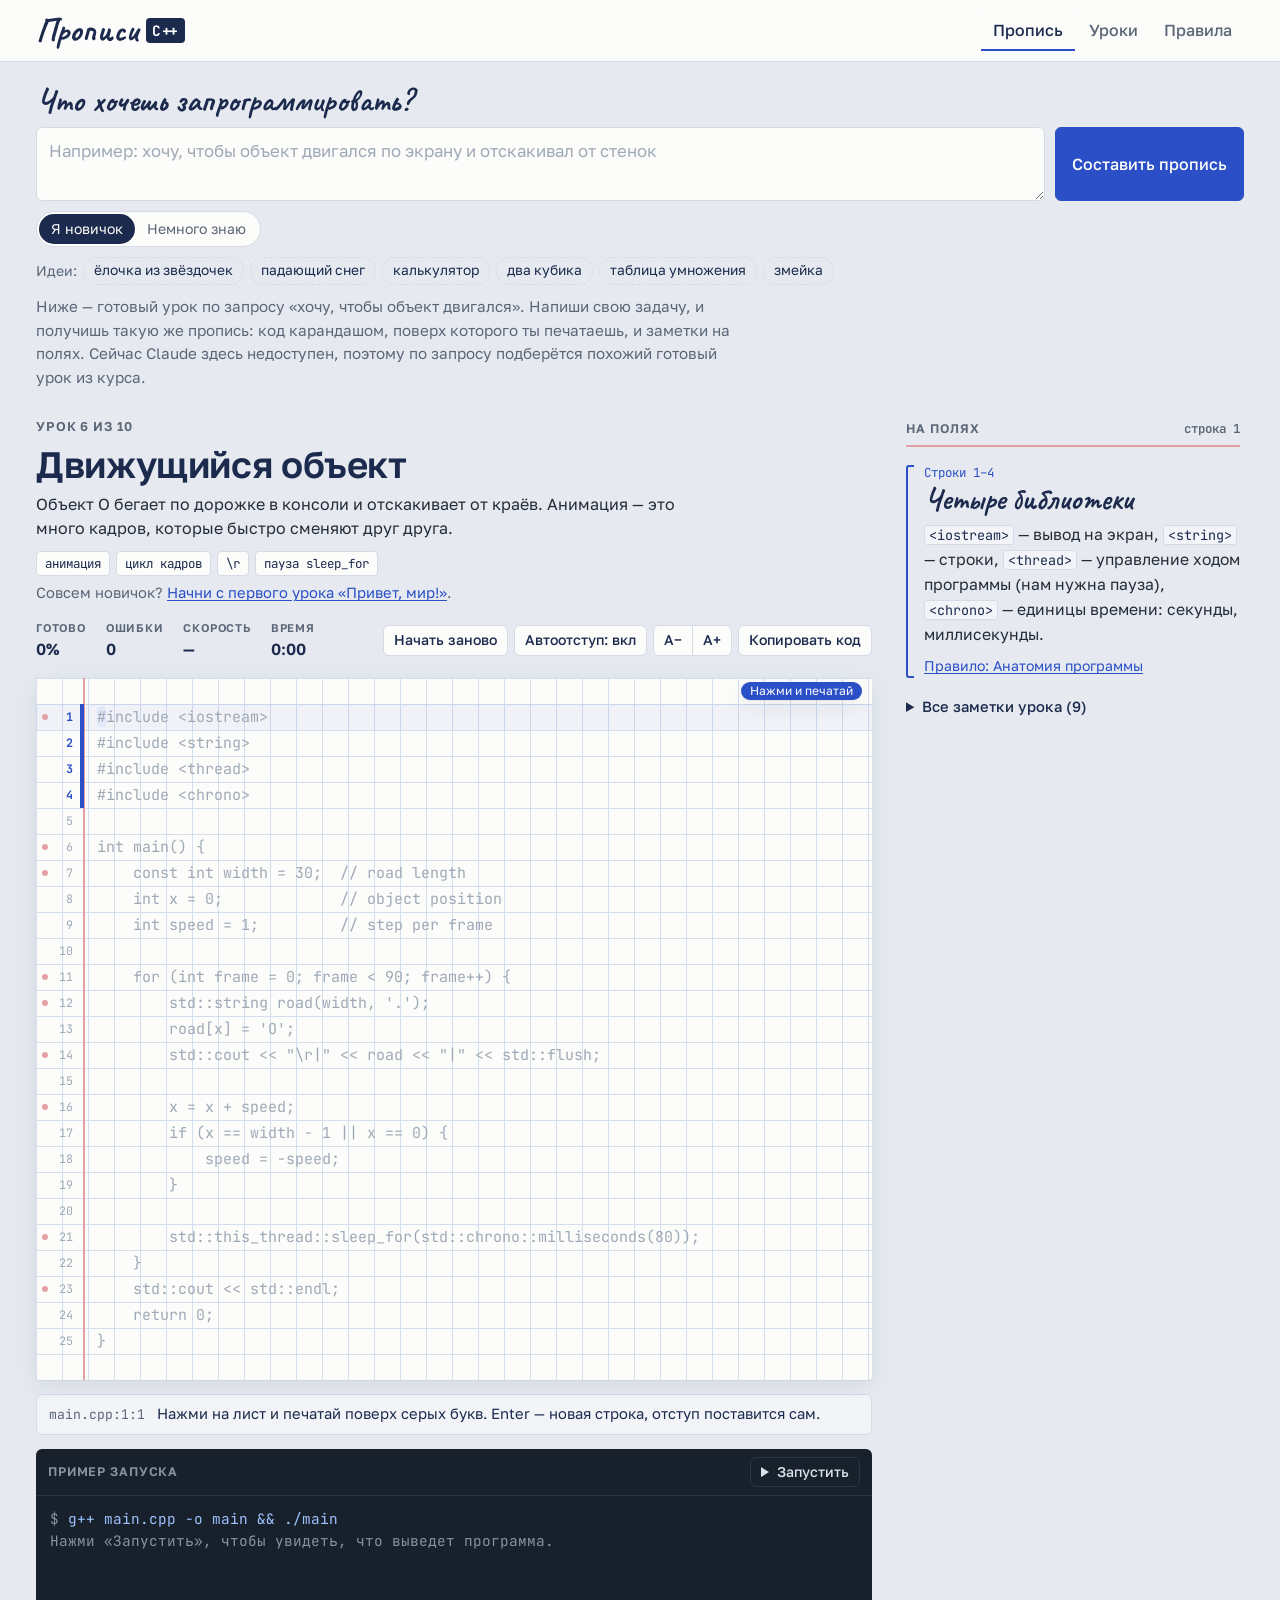
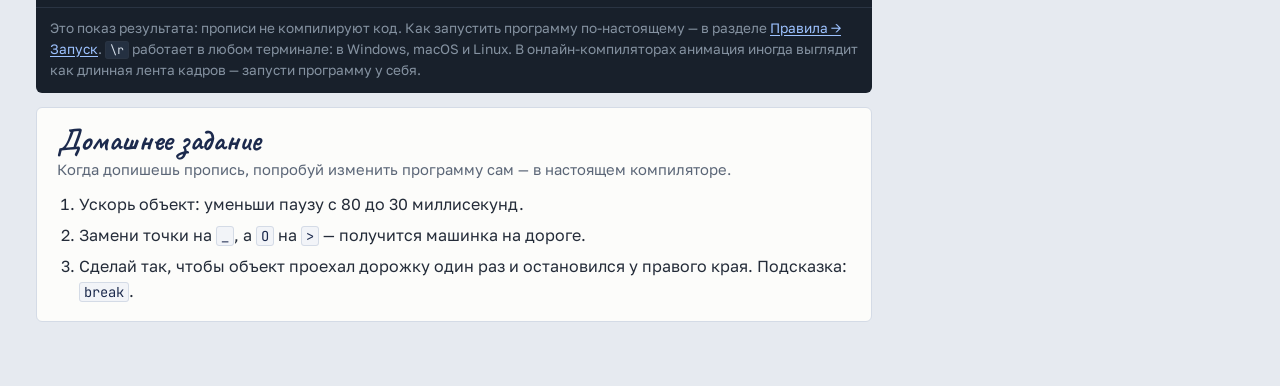
<file: propisi-cpp/index.html>
<!doctype html>
<html lang="ru">
<head>
<meta charset="utf-8">
<meta name="viewport" content="width=device-width, initial-scale=1, viewport-fit=cover">
<title>Прописи C++</title>
<meta name="description" content="Тренажёр C++: опиши, что хочешь запрограммировать, и печатай код поверх полупрозрачного образца с заметками на полях.">
<link rel="preconnect" href="https://fonts.googleapis.com">
<link rel="preconnect" href="https://fonts.gstatic.com" crossorigin>
<link rel="stylesheet" href="https://fonts.googleapis.com/css2?family=Caveat:wght@500;700&family=Golos+Text:wght@400;500;600;700&family=JetBrains+Mono:wght@400;500;700&display=swap">
<link rel="stylesheet" href="src/style.css">
</head>
<body>
<div id="app"></div>
<script src="src/lessons.js"></script>
<script src="src/rules.js"></script>
<script src="src/app.js"></script>
</body>
</html>
</file>
<file: propisi-cpp/src/style.css>
/* Прописи C++.
   Layout: a squared-notebook page (the code) on a desk with margin notes beside it;
   the dark theme turns the page into a school chalkboard.
   Ink is typed text, pencil is the ghost to trace over, the red pen marks mistakes and grades. */
:root {
  --desk: #e6eaf0;
  --paper: #fcfcfa;
  --paper-2: #f2f4f8;
  --rule: #d4dbe6;
  --grid: #d4dfed;
  --margin-line: #e5a0a6;
  --ink: #1c2a4d;
  --fg: #242c39;
  --muted: #5b6677;
  --pencil: #9fa9b6;
  --accent: #2a4fc6;
  --accent-ink: #ffffff;
  --accent-soft: #e2e8fa;
  --red-pen: #c62d28;
  --red-soft: #fbe3e0;
  --green-pen: #2a7046;
  --green-soft: #e0f1e6;
  --line-hl: rgba(42, 79, 198, 0.055);
  --note-hl: rgba(42, 79, 198, 0.22);
  --caret: #2a4fc6;
  --scrim: rgba(20, 27, 45, 0.45);
  --shadow: 0 1px 1px rgba(28, 42, 77, 0.06), 0 6px 22px rgba(28, 42, 77, 0.08);
  --term-bg: #18202b;
  --term-fg: #d9e2ec;
  --term-dim: #8592a1;
  --term-in: #f3c969;
  --term-cmd: #9dc2ff;
  --term-line: #2a3443;
  --term-code: #243041;
  --syn-id: #1c2a4d;
  --syn-kw: #7b2aae;
  --syn-type: #1c62b6;
  --syn-str: #2a7046;
  --syn-esc: #b4541a;
  --syn-num: #b4541a;
  --syn-com: #737e8f;
  --syn-pre: #a0318b;
  --syn-fn: #183f96;
  --syn-lib: #0d6875;
  --syn-ns: #5b6677;
  --syn-op: #475270;

  --f-hand: "Caveat", "Segoe Print", "Bradley Hand", "Comic Sans MS", cursive;
  --f-text: "Golos Text", system-ui, -apple-system, "Segoe UI", Roboto, "Helvetica Neue", Arial, sans-serif;
  --f-code: "JetBrains Mono", ui-monospace, "Cascadia Mono", "SFMono-Regular", Menlo, Consolas, "DejaVu Sans Mono", monospace;
  --code-size: 15px;
  --cell: 26px;
  --radius: 6px;
}

@media (prefers-color-scheme: dark) {
  :root:not([data-theme="light"]) {
    --desk: #111714;
    --paper: #1d2722;
    --paper-2: #232e29;
    --rule: #34423b;
    --grid: #27342e;
    --margin-line: #74484c;
    --ink: #eef1ea;
    --fg: #dbe3dc;
    --muted: #9caba2;
    --pencil: #6a7d73;
    --accent: #ebd27a;
    --accent-ink: #1d2722;
    --accent-soft: #383c2b;
    --red-pen: #ff8b82;
    --red-soft: #47292a;
    --green-pen: #93d3a6;
    --green-soft: #213a2c;
    --line-hl: rgba(235, 210, 122, 0.06);
    --note-hl: rgba(235, 210, 122, 0.3);
    --caret: #ebd27a;
    --scrim: rgba(0, 0, 0, 0.6);
    --shadow: 0 1px 1px rgba(0, 0, 0, 0.3), 0 8px 26px rgba(0, 0, 0, 0.35);
    --term-bg: #0c110f;
    --term-fg: #d6e0d9;
    --term-dim: #788a80;
    --term-in: #ebd27a;
    --term-cmd: #9fd3c7;
    --term-line: #222c27;
    --term-code: #1c2621;
    --syn-id: #eef1ea;
    --syn-kw: #f2d27e;
    --syn-type: #8ec5ef;
    --syn-str: #a6ddb0;
    --syn-esc: #f4a98a;
    --syn-num: #f4a98a;
    --syn-com: #7f9288;
    --syn-pre: #d9a9ee;
    --syn-fn: #c4e3fa;
    --syn-lib: #8ed9d2;
    --syn-ns: #a9b7ae;
    --syn-op: #b9c6be;
    color-scheme: dark;
  }
}
:root[data-theme="dark"] {
  --desk: #111714;
  --paper: #1d2722;
  --paper-2: #232e29;
  --rule: #34423b;
  --grid: #27342e;
  --margin-line: #74484c;
  --ink: #eef1ea;
  --fg: #dbe3dc;
  --muted: #9caba2;
  --pencil: #6a7d73;
  --accent: #ebd27a;
  --accent-ink: #1d2722;
  --accent-soft: #383c2b;
  --red-pen: #ff8b82;
  --red-soft: #47292a;
  --green-pen: #93d3a6;
  --green-soft: #213a2c;
  --line-hl: rgba(235, 210, 122, 0.06);
  --note-hl: rgba(235, 210, 122, 0.3);
  --caret: #ebd27a;
  --scrim: rgba(0, 0, 0, 0.6);
  --shadow: 0 1px 1px rgba(0, 0, 0, 0.3), 0 8px 26px rgba(0, 0, 0, 0.35);
  --term-bg: #0c110f;
  --term-fg: #d6e0d9;
  --term-dim: #788a80;
  --term-in: #ebd27a;
  --term-cmd: #9fd3c7;
  --term-line: #222c27;
  --term-code: #1c2621;
  --syn-id: #eef1ea;
  --syn-kw: #f2d27e;
  --syn-type: #8ec5ef;
  --syn-str: #a6ddb0;
  --syn-esc: #f4a98a;
  --syn-num: #f4a98a;
  --syn-com: #7f9288;
  --syn-pre: #d9a9ee;
  --syn-fn: #c4e3fa;
  --syn-lib: #8ed9d2;
  --syn-ns: #a9b7ae;
  --syn-op: #b9c6be;
  color-scheme: dark;
}

/* ------------------------------------------------------------------ base */

*, *::before, *::after { box-sizing: border-box; }
html { -webkit-text-size-adjust: 100%; }
body {
  margin: 0;
  background: var(--desk);
  color: var(--fg);
  font-family: var(--f-text);
  font-size: 16px;
  line-height: 1.55;
}
[hidden] { display: none !important; }
a { color: var(--accent); text-underline-offset: 2px; }
h1, h2, h3 { font-weight: 600; }
p { margin: 0 0 10px; }
button { font: inherit; }

a:focus-visible, button:focus-visible, textarea:focus-visible, input:focus-visible, summary:focus-visible {
  outline: 2px solid var(--accent);
  outline-offset: 2px;
}

/* ------------------------------------------------------------------ header */

.top { background: var(--paper); border-bottom: 1px solid var(--rule); }
.top-in {
  max-width: 1240px;
  margin: 0 auto;
  padding-block: 10px;
  padding-left: max(16px, env(safe-area-inset-left, 0px));
  padding-right: max(16px, env(safe-area-inset-right, 0px));
  display: flex;
  flex-wrap: wrap;
  align-items: center;
  justify-content: space-between;
  gap: 6px 24px;
}
.brand { display: inline-flex; align-items: center; gap: 8px; color: var(--ink); text-decoration: none; }
.brand-word { font-family: var(--f-hand); font-size: 2.1rem; font-weight: 700; line-height: 1; }
.brand-cpp {
  font-family: var(--f-code);
  font-weight: 700;
  font-size: 0.9rem;
  color: var(--paper);
  background: var(--ink);
  padding: 2px 6px 1px;
  border-radius: 4px;
}
.tabs { display: flex; gap: 2px; }
.tab {
  padding: 8px 12px;
  color: var(--muted);
  text-decoration: none;
  font-weight: 500;
  border-radius: 6px 6px 0 0;
}
.tab:hover { color: var(--ink); background: var(--paper-2); }
.tab.on { color: var(--ink); box-shadow: inset 0 -2px 0 var(--accent); }
.tab-badge { font-size: 0.75rem; color: var(--accent); font-variant-numeric: tabular-nums; }

.wrap {
  max-width: 1240px;
  margin: 0 auto;
  padding-block: 22px 64px;
  padding-left: max(16px, env(safe-area-inset-left, 0px));
  padding-right: max(16px, env(safe-area-inset-right, 0px));
}

/* ------------------------------------------------------------------ buttons, chips */

.btn {
  border: 1px solid transparent;
  border-radius: var(--radius);
  padding: 10px 16px;
  font-weight: 500;
  line-height: 1.2;
  cursor: pointer;
}
.btn-small {
  padding: 6px 10px;
  font-size: 0.88rem;
  background: var(--paper);
  color: var(--ink);
  border-color: var(--rule);
}
.btn-small:hover:not(:disabled) { border-color: var(--accent); color: var(--accent); }
.btn-small:disabled { opacity: 0.45; cursor: default; }
.btn-line { background: transparent; color: var(--ink); border-color: var(--rule); }
.btn-line:hover { border-color: var(--ink); }
.btn-ink { background: var(--accent); color: var(--accent-ink); border-color: var(--accent); }
.btn-ink:hover:not(:disabled) { filter: brightness(1.08); color: var(--accent-ink); }
.btn-ink:disabled { opacity: 0.55; cursor: progress; }
.btn[aria-pressed="false"] { color: var(--muted); }
.zoom { display: inline-flex; }
.zoom .btn:first-child { border-radius: var(--radius) 0 0 var(--radius); }
.zoom .btn:last-child { border-radius: 0 var(--radius) var(--radius) 0; margin-left: -1px; }

.chip {
  border: 1px dashed var(--rule);
  background: transparent;
  color: var(--ink);
  padding: 4px 10px;
  border-radius: 999px;
  font-size: 0.86rem;
  line-height: 1.3;
  cursor: pointer;
}
.chip:hover { border-color: var(--accent); color: var(--accent); }
.linkbtn {
  background: none;
  border: 0;
  padding: 0;
  color: var(--accent);
  font-size: 0.88rem;
  text-decoration: underline;
  text-underline-offset: 2px;
  cursor: pointer;
}

.ic {
  font-family: var(--f-code);
  font-size: 0.86em;
  background: var(--paper-2);
  border: 1px solid var(--rule);
  border-radius: 3px;
  padding: 0 4px;
  color: var(--ink);
  overflow-wrap: anywhere;
  font-variant-ligatures: none;
}

/* ------------------------------------------------------------------ request */

.request { display: grid; gap: 10px; margin-bottom: 28px; }
.req-q { font-family: var(--f-hand); font-size: 2rem; font-weight: 700; line-height: 1.05; color: var(--ink); }
.req-row { display: flex; flex-wrap: wrap; gap: 10px; align-items: stretch; }
#req {
  flex: 1 1 320px;
  min-width: 0;
  min-height: 3.3em;
  resize: vertical;
  font: inherit;
  font-size: 1.05rem;
  color: var(--ink);
  background: var(--paper);
  border: 1px solid var(--rule);
  border-radius: var(--radius);
  padding: 10px 12px;
}
#req::placeholder { color: var(--pencil); }
.req-actions { display: flex; gap: 8px; }
.req-meta { display: flex; flex-wrap: wrap; gap: 10px 18px; align-items: center; }
.seg { display: inline-flex; padding: 2px; border: 1px solid var(--rule); border-radius: 999px; background: var(--paper); }
.seg button {
  border: 0;
  background: transparent;
  color: var(--muted);
  padding: 4px 12px;
  border-radius: 999px;
  font-size: 0.88rem;
  cursor: pointer;
}
.seg button.on { background: var(--ink); color: var(--paper); }
.model-pick { display: flex; flex-wrap: wrap; align-items: center; gap: 6px 8px; }
.model-label { color: var(--muted); font-size: 0.88rem; }
.model-seg { display: flex; flex-wrap: wrap; gap: 4px; }
.model-seg button {
  border: 1px solid var(--rule);
  background: var(--paper);
  color: var(--ink);
  padding: 4px 11px;
  border-radius: 999px;
  font-size: 0.86rem;
  line-height: 1.3;
  cursor: pointer;
}
.model-seg button:hover:not(:disabled) { border-color: var(--accent); color: var(--accent); }
.model-seg button.on, .model-seg button.on:hover { background: var(--ink); border-color: var(--ink); color: var(--paper); }
.model-seg button:disabled { opacity: 0.45; cursor: not-allowed; }
.model-note { margin: 0; max-width: 78ch; color: var(--muted); font-size: 0.88rem; }
.ideas { display: flex; flex-wrap: wrap; gap: 6px; align-items: center; }
.ideas-label { color: var(--muted); font-size: 0.88rem; }
.req-status { margin: 0; min-height: 1.5em; max-width: 78ch; color: var(--muted); font-size: 0.95rem; }
.req-status.busy { color: var(--accent); font-variant-numeric: tabular-nums; }
.req-status.warn { color: var(--red-pen); }

/* ------------------------------------------------------------------ lesson layout */

.lesson { display: flex; align-items: flex-start; gap: 32px; }
.lmain { flex: 1 1 auto; min-width: 0; display: flex; flex-direction: column; gap: 14px; }
.margin {
  flex: 0 0 340px;
  position: sticky;
  top: 16px;
  max-height: calc(100vh - 32px);
  overflow: auto;
  display: flex;
  flex-direction: column;
  gap: 14px;
  padding: 2px 4px 2px 2px;
}

.lhead { display: grid; gap: 6px; }
.lhead p { margin: 0; }
.lkicker { font-size: 0.8rem; font-weight: 600; letter-spacing: 0.07em; text-transform: uppercase; color: var(--muted); }
.ltitle {
  margin: 0;
  font-size: clamp(1.6rem, 1.15rem + 1.6vw, 2.3rem);
  line-height: 1.15;
  letter-spacing: -0.01em;
  color: var(--ink);
  text-wrap: balance;
}
.lsum { max-width: 68ch; }
.lreq { color: var(--muted); font-size: 0.92rem; }
.lreq-label { font-weight: 600; }
.lconcepts { list-style: none; margin: 4px 0 0; padding: 0; display: flex; flex-wrap: wrap; gap: 6px; }
.lconcepts li {
  font-family: var(--f-code);
  font-size: 0.78rem;
  color: var(--ink);
  background: var(--paper);
  border: 1px solid var(--rule);
  border-radius: 4px;
  padding: 2px 8px;
}
.lstart { color: var(--muted); font-size: 0.92rem; }

.ltools { display: flex; flex-wrap: wrap; justify-content: space-between; align-items: center; gap: 10px 16px; }
.stats { display: flex; flex-wrap: wrap; gap: 6px 20px; margin: 0; }
.stats div, .done-stats div { display: grid; }
.stats dt, .done-stats dt { font-size: 0.7rem; font-weight: 600; letter-spacing: 0.07em; text-transform: uppercase; color: var(--muted); }
.stats dd, .done-stats dd { margin: 0; font-weight: 600; color: var(--ink); font-variant-numeric: tabular-nums; }
.tool-btns { display: flex; flex-wrap: wrap; gap: 6px; }

/* ------------------------------------------------------------------ the sheet */

.sheet-wrap { position: relative; }
.progress { height: 3px; border-radius: 2px 2px 0 0; overflow: hidden; }
.progress span { display: block; height: 100%; width: 0; background: var(--accent); transition: width 0.2s ease; }

.sheet {
  --gutter: calc(var(--code-size) * 3.1);
  position: relative;
  min-height: calc(var(--cell) * 8);
  padding-block: var(--cell);
  background-color: var(--paper);
  background-image:
    linear-gradient(to bottom, var(--grid) 1px, transparent 1px),
    linear-gradient(to right, var(--grid) 1px, transparent 1px);
  background-size: var(--cell) var(--cell);
  border-radius: 0 0 3px 3px;
  box-shadow: var(--shadow);
  font-family: var(--f-code);
  font-size: var(--code-size);
  line-height: var(--cell);
  font-variant-ligatures: none;
  font-feature-settings: "liga" 0, "calt" 0;
  cursor: text;
  overflow: hidden;
  transition: box-shadow 0.15s ease;
}
.sheet::before {
  content: "";
  position: absolute;
  top: 0;
  bottom: 0;
  left: var(--gutter);
  width: 2px;
  background: var(--margin-line);
}
.sheet.focus { box-shadow: var(--shadow), 0 0 0 2px var(--accent); }

.code { position: relative; }
.ln { display: flex; min-height: var(--cell); }
.ln.on { background: var(--line-hl); }
.ln.flash { background: var(--note-hl); transition: background 0.4s ease; }
.gn {
  flex: 0 0 var(--gutter);
  position: relative;
  padding-right: 10px;
  text-align: right;
  color: var(--pencil);
  font-size: 0.78em;
  font-variant-numeric: tabular-nums;
  user-select: none;
}
.ln.inote .gn { color: var(--accent); font-weight: 700; }
.ln.inote .gn::after {
  content: "";
  position: absolute;
  right: -1px;
  top: 0;
  bottom: 0;
  width: 4px;
  background: var(--accent);
}
.ln.nstart .gn::before {
  content: "";
  position: absolute;
  left: 6px;
  top: calc(var(--cell) / 2 - 3px);
  width: 6px;
  height: 6px;
  border-radius: 50%;
  background: var(--margin-line);
}
.src {
  flex: 1 1 auto;
  min-width: 0;
  white-space: pre-wrap;
  overflow-wrap: anywhere;
  padding-left: calc(14px + var(--hang, 4ch));
  padding-right: 14px;
  text-indent: calc(-1 * var(--hang, 4ch));
}

/* letters: pencil until typed, then ink */
.c { position: relative; color: var(--pencil); border-radius: 2px; }
.c.ok { color: var(--syn-id); font-weight: 500; }
.c.ok.t-kw, .cpre .t-kw { color: var(--syn-kw); }
.c.ok.t-type, .cpre .t-type { color: var(--syn-type); }
.c.ok.t-str, .c.ok.t-inc, .cpre .t-str, .cpre .t-inc { color: var(--syn-str); }
.c.ok.t-esc, .cpre .t-esc { color: var(--syn-esc); }
.c.ok.t-num, .cpre .t-num { color: var(--syn-num); }
.c.ok.t-com, .cpre .t-com { color: var(--syn-com); font-style: italic; }
.c.ok.t-pre, .cpre .t-pre { color: var(--syn-pre); }
.c.ok.t-fn, .cpre .t-fn { color: var(--syn-fn); }
.c.ok.t-lib, .cpre .t-lib { color: var(--syn-lib); }
.c.ok.t-ns, .cpre .t-ns { color: var(--syn-ns); }
.c.ok.t-op, .c.ok.t-punc, .cpre .t-op, .cpre .t-punc { color: var(--syn-op); }
.c.bad {
  color: var(--red-pen);
  background: var(--red-soft);
  font-weight: 700;
  text-decoration: underline wavy var(--red-pen);
  text-decoration-skip-ink: none;
  text-underline-offset: 3px;
}
.c.cur { background: var(--accent-soft); }
.sheet:not(.focus) .c.cur { animation: waiting 2.4s ease-in-out infinite; }
.sheet.focus .c.cur::before {
  content: "";
  position: absolute;
  left: -1px;
  top: 0.1em;
  bottom: 0;
  width: 2px;
  background: var(--caret);
  animation: blink 1.06s steps(1) infinite;
}
@keyframes blink { 50% { opacity: 0; } }
@keyframes waiting { 50% { background: transparent; } }

.sheet.writing { cursor: progress; }
.sheet.writing .c.pen::after {
  content: "";
  display: inline-block;
  width: 0.5em;
  height: 1em;
  margin-left: 1px;
  vertical-align: -0.15em;
  background: var(--pencil);
  animation: blink 0.8s steps(1) infinite;
}
.sheet.is-done { cursor: default; }

@media (hover: hover) {
  .gterm:hover { background: var(--accent-soft); cursor: help; }
}

.ta {
  position: absolute;
  left: 0;
  top: 0;
  width: 2px;
  height: var(--cell);
  margin: 0;
  padding: 0;
  border: 0;
  opacity: 0;
  resize: none;
  overflow: hidden;
  font-size: 16px;
  line-height: 1;
  color: transparent;
  background: transparent;
  caret-color: transparent;
  white-space: pre;
  pointer-events: none;
}
.sheet-hint {
  position: absolute;
  top: calc(var(--cell) / 2 - 0.75em);
  right: 10px;
  font-family: var(--f-text);
  font-size: 0.75rem;
  line-height: 1.5;
  padding: 0 9px;
  border-radius: 999px;
  background: var(--accent);
  color: var(--accent-ink);
  box-shadow: var(--shadow);
  pointer-events: none;
}

/* ------------------------------------------------------------------ status bar */

.status {
  display: flex;
  flex-wrap: wrap;
  gap: 2px 12px;
  align-items: baseline;
  min-height: 2.7em;
  padding: 8px 12px;
  background: var(--paper-2);
  border: 1px solid var(--rule);
  border-radius: var(--radius);
  font-size: 0.92rem;
  line-height: 1.5;
}
.st-pos { font-family: var(--f-code); font-size: 0.82rem; color: var(--muted); }
.st-msg { color: var(--ink); }
.st-tip { flex-basis: 100%; color: var(--fg); font-size: 0.9rem; }
.status.st-err { background: var(--red-soft); border-color: var(--red-pen); }
.status.st-err .st-msg { color: var(--red-pen); }
.status.st-ok { background: var(--green-soft); border-color: var(--green-pen); }
.status.st-ok .st-msg { color: var(--green-pen); font-weight: 500; }

/* ------------------------------------------------------------------ done card */

.done {
  display: flex;
  gap: 24px;
  align-items: flex-start;
  padding: 20px;
  background: var(--paper);
  border: 1px solid var(--rule);
  border-radius: var(--radius);
  box-shadow: var(--shadow);
}
.grade {
  flex: 0 0 auto;
  width: 92px;
  height: 92px;
  display: grid;
  place-items: center;
  color: var(--red-pen);
  border: 3px solid var(--red-pen);
  border-radius: 50% 46% 52% 48% / 48% 52% 46% 50%;
  font-family: var(--f-hand);
  font-size: 4.2rem;
  font-weight: 700;
  line-height: 1;
  transform: rotate(-8deg);
  animation: stamp 0.45s cubic-bezier(0.2, 1.6, 0.4, 1) both;
}
@keyframes stamp { from { transform: rotate(-20deg) scale(1.6); opacity: 0; } to { transform: rotate(-8deg) scale(1); opacity: 1; } }
.done-body { min-width: 0; }
.done-word { margin: 0; font-family: var(--f-hand); font-size: 2.1rem; font-weight: 700; line-height: 1; color: var(--red-pen); }
.done-text { margin: 6px 0 12px; }
.done-stats { display: flex; flex-wrap: wrap; gap: 8px 22px; margin: 0 0 14px; }
.done-btns { display: flex; flex-wrap: wrap; gap: 8px; }

/* ------------------------------------------------------------------ terminal */

.term { background: var(--term-bg); color: var(--term-fg); border-radius: var(--radius); overflow: hidden; }
.term-bar {
  display: flex;
  align-items: center;
  justify-content: space-between;
  gap: 10px;
  padding: 8px 12px;
  border-bottom: 1px solid var(--term-line);
}
.term-title { font-size: 0.78rem; font-weight: 600; letter-spacing: 0.07em; text-transform: uppercase; color: var(--term-dim); }
.term .btn-run { background: transparent; color: var(--term-fg); border-color: var(--term-line); display: inline-flex; align-items: center; gap: 8px; }
.term .btn-run:hover { color: var(--term-in); border-color: var(--term-in); }
.term .btn-run::before {
  content: "";
  width: 0;
  height: 0;
  border-left: 8px solid currentColor;
  border-top: 5px solid transparent;
  border-bottom: 5px solid transparent;
}
.term .btn-run.on::before { width: 9px; height: 9px; border: 0; background: currentColor; }
.term-screen {
  margin: 0;
  padding: 12px 14px;
  overflow-x: auto;
  font-family: var(--f-code);
  font-size: 0.9rem;
  line-height: 1.5;
  white-space: pre;
  font-variant-ligatures: none;
  color: var(--term-fg);
}
.tm-dim { color: var(--term-dim); }
.tm-cmd { color: var(--term-cmd); }
.tm-in { color: var(--term-in); }
.term-note { margin: 0; padding: 10px 14px 12px; border-top: 1px solid var(--term-line); color: var(--term-dim); font-size: 0.85rem; }
.term-note a { color: var(--term-cmd); }
.term-note .ic { background: var(--term-code); border-color: var(--term-line); color: var(--term-fg); }

/* ------------------------------------------------------------------ homework */

.hw { padding: 16px 20px 18px; background: var(--paper); border: 1px solid var(--rule); border-radius: var(--radius); }
.hw-title { margin: 0; font-family: var(--f-hand); font-size: 1.9rem; font-weight: 700; line-height: 1.1; color: var(--ink); }
.hw-sub { margin: 2px 0 10px; color: var(--muted); font-size: 0.92rem; }
.hw-list { margin: 0; padding-left: 1.4em; display: grid; gap: 6px; }

/* ------------------------------------------------------------------ margin notes */

.margin-head {
  margin: 0;
  display: flex;
  justify-content: space-between;
  align-items: baseline;
  padding-bottom: 6px;
  border-bottom: 2px solid var(--margin-line);
  font-size: 0.78rem;
  font-weight: 600;
  letter-spacing: 0.08em;
  text-transform: uppercase;
  color: var(--muted);
}
.margin-where { font-family: var(--f-code); letter-spacing: 0; text-transform: none; }
.note-now { position: relative; padding: 2px 0 4px 18px; min-height: 6em; }
.note-now::before {
  content: "";
  position: absolute;
  left: 0;
  top: 4px;
  bottom: 4px;
  width: 8px;
  border: 2px solid var(--accent);
  border-right: 0;
  border-radius: 3px 0 0 3px;
}
.note-now p { margin: 0; }
.note-lines { font-family: var(--f-code); font-size: 0.78rem; color: var(--accent); }
.note-title { margin: 2px 0 6px; font-family: var(--f-hand); font-size: 1.9rem; font-weight: 700; line-height: 1.05; color: var(--ink); }
.note-text { font-size: 0.98rem; line-height: 1.6; }
.note-rule { display: inline-block; margin-top: 8px; font-size: 0.88rem; }
.note-empty { color: var(--muted); }
.notes-all summary { cursor: pointer; color: var(--ink); font-size: 0.92rem; font-weight: 500; }
.notes-list { list-style: none; margin: 8px 0 0; padding: 0; display: grid; gap: 2px; }
.note-link {
  width: 100%;
  display: grid;
  grid-template-columns: 6.4em minmax(0, 1fr);
  gap: 8px;
  padding: 5px 8px;
  text-align: left;
  font-size: 0.9rem;
  color: var(--fg);
  background: transparent;
  border: 0;
  border-radius: 4px;
  cursor: pointer;
}
.note-link:hover { background: var(--paper-2); }
.note-link.on { background: var(--accent-soft); color: var(--ink); }
.note-link-lines { font-family: var(--f-code); font-size: 0.76rem; color: var(--muted); padding-top: 2px; }

.teacher { display: grid; gap: 8px; padding-top: 14px; border-top: 1px dashed var(--rule); }
.teacher-q { font-weight: 600; color: var(--ink); font-size: 0.95rem; }
.teacher-row { display: flex; gap: 6px; }
#tq {
  flex: 1;
  min-width: 0;
  font: inherit;
  font-size: 0.95rem;
  color: var(--ink);
  background: var(--paper);
  border: 1px solid var(--rule);
  border-radius: var(--radius);
  padding: 7px 10px;
}
#tq::placeholder { color: var(--pencil); }
.teacher .chip { justify-self: start; text-align: left; }
.teacher-log { display: grid; gap: 8px; }
.t-q {
  justify-self: end;
  max-width: 92%;
  margin: 0;
  padding: 6px 10px;
  background: var(--accent-soft);
  color: var(--ink);
  border-radius: 10px 10px 2px 10px;
  font-size: 0.92rem;
}
.t-a {
  min-width: 0;
  padding: 8px 12px;
  background: var(--paper);
  border: 1px solid var(--rule);
  border-radius: 10px 10px 10px 2px;
  font-size: 0.94rem;
}
.t-a p { margin: 0 0 6px; }
.t-a p:last-child { margin-bottom: 0; }
.t-wait { color: var(--muted); }
.t-err { color: var(--red-pen); }
.t-a .t-by { margin: 6px 0 0; font-size: 0.78rem; color: var(--muted); }
.t-a .cblock { margin: 6px 0; }

/* ------------------------------------------------------------------ code blocks */

.cblock { margin: 14px 0; min-width: 0; }
.cblock figcaption { margin-bottom: 4px; font-size: 0.72rem; font-weight: 600; letter-spacing: 0.07em; text-transform: uppercase; color: var(--muted); }
.cscroll { overflow-x: auto; background: var(--paper); border: 1px solid var(--rule); border-radius: var(--radius); }
.cpre {
  margin: 0;
  padding: 12px 14px;
  font-family: var(--f-code);
  font-size: 0.88rem;
  line-height: 1.7;
  white-space: pre;
  color: var(--syn-id);
  font-variant-ligatures: none;
  background-image: linear-gradient(to bottom, transparent calc(1.7em - 1px), var(--grid) calc(1.7em - 1px));
  background-size: 100% 1.7em;
  background-position: 0 12px;
  background-repeat: repeat-y;
}
.cblock-term .cscroll { background: var(--term-bg); border-color: var(--term-line); }
.cblock-term .cpre { color: var(--term-fg); background-image: none; }

/* ------------------------------------------------------------------ views */

.vhead { margin-bottom: 22px; }
.vhead h1 { margin: 0 0 6px; font-size: clamp(1.6rem, 1.2rem + 1.5vw, 2.2rem); line-height: 1.15; color: var(--ink); text-wrap: balance; }
.vhead p { margin: 0; color: var(--muted); max-width: 70ch; }

.course { list-style: none; margin: 0; padding: 0; display: grid; grid-template-columns: repeat(auto-fill, minmax(300px, 1fr)); gap: 12px; }
.course li { display: flex; }
.lcard {
  flex: 1;
  display: grid;
  grid-template-columns: 40px minmax(0, 1fr) auto;
  gap: 12px;
  align-items: start;
  padding: 14px;
  color: var(--fg);
  text-decoration: none;
  background: var(--paper);
  border: 1px solid var(--rule);
  border-radius: var(--radius);
}
.lcard:hover { border-color: var(--accent); }
.lcard.cur { border-color: var(--accent); box-shadow: inset 0 0 0 1px var(--accent); }
.lcard-n { font-family: var(--f-hand); font-size: 2.3rem; font-weight: 700; line-height: 0.9; color: var(--accent); text-align: center; }
.lcard-body { display: grid; gap: 4px; }
.lcard-title { font-weight: 600; font-size: 1.05rem; color: var(--ink); }
.lcard-sum { font-size: 0.9rem; }
.lcard-tags { font-family: var(--f-code); font-size: 0.75rem; color: var(--muted); }
.lmark {
  width: 36px;
  height: 36px;
  display: grid;
  place-items: center;
  color: var(--red-pen);
  border: 2px solid var(--red-pen);
  border-radius: 50%;
  font-family: var(--f-hand);
  font-size: 1.6rem;
  font-weight: 700;
  line-height: 1;
  transform: rotate(-8deg);
}
.lprog { font-size: 0.8rem; color: var(--muted); font-variant-numeric: tabular-nums; }

.mine { margin-top: 36px; }
.mine-title { margin: 0 0 8px; font-size: 1.25rem; color: var(--ink); }
.mine-empty { color: var(--muted); max-width: 70ch; }
.mine-list { list-style: none; margin: 0; padding: 0; display: grid; gap: 8px; }
.mine-item {
  display: flex;
  flex-wrap: wrap;
  align-items: center;
  gap: 8px 14px;
  padding: 10px 14px;
  background: var(--paper);
  border: 1px solid var(--rule);
  border-radius: var(--radius);
}
.mine-link { flex: 1 1 260px; min-width: 0; display: grid; color: var(--ink); text-decoration: none; }
.mine-link:hover .mine-name { color: var(--accent); }
.mine-name { font-weight: 600; }
.mine-req { font-size: 0.88rem; color: var(--muted); overflow-wrap: anywhere; }
.mine-date { font-size: 0.84rem; color: var(--muted); }

/* ------------------------------------------------------------------ rules */

.rules { display: grid; grid-template-columns: 220px minmax(0, 1fr); gap: 40px; align-items: start; }
.toc { position: sticky; top: 16px; max-height: calc(100vh - 32px); overflow: auto; }
.toc-title { margin: 0 0 6px; font-family: var(--f-hand); font-size: 1.7rem; font-weight: 700; color: var(--ink); }
.toc-list { list-style: none; margin: 0; padding: 0; display: grid; gap: 1px; }
.toc-list a { display: block; padding: 5px 10px; border-radius: 4px; color: var(--fg); text-decoration: none; font-size: 0.93rem; }
.toc-list a:hover { background: var(--paper); }
.toc-list a.on { color: var(--ink); background: var(--accent-soft); }
.rules-body { max-width: 800px; min-width: 0; }
.rule { margin-bottom: 36px; scroll-margin-top: 16px; }
.rule h2 { margin: 0 0 10px; font-size: 1.45rem; line-height: 1.2; color: var(--ink); text-wrap: balance; }
.rule h3 { margin: 14px 0 6px; font-size: 1rem; color: var(--ink); }
.rule > p { max-width: 70ch; }
.rlist, .rsteps { margin: 10px 0; padding-left: 1.3em; display: grid; gap: 6px; max-width: 70ch; }
.tscroll { margin: 14px 0; overflow-x: auto; background: var(--paper); border: 1px solid var(--rule); border-radius: var(--radius); }
.rtable { width: 100%; min-width: 560px; border-collapse: collapse; font-size: 0.92rem; }
.rtable th, .rtable td { padding: 8px 12px; text-align: left; vertical-align: top; border-bottom: 1px solid var(--rule); }
.rtable th { font-size: 0.72rem; letter-spacing: 0.07em; text-transform: uppercase; color: var(--muted); background: var(--paper-2); }
.rtable tr:last-child td { border-bottom: 0; }
.callout { max-width: 70ch; margin: 12px 0; padding: 10px 14px; border-radius: var(--radius); font-size: 0.95rem; }
.callout.tip { background: var(--green-soft); }
.callout.tip b { color: var(--green-pen); }
.callout.warn { background: var(--red-soft); }
.callout.warn b { color: var(--red-pen); }

.anatomy { display: grid; grid-template-columns: minmax(0, 1.05fr) minmax(0, 1fr); gap: 20px; align-items: start; margin: 16px 0; }
.anat-code .cpre { font-size: 1rem; line-height: 2.3; background-image: none; }
.anat { padding: 2px 2px 3px; border-radius: 3px; box-shadow: inset 0 -2px 0 var(--note-hl); transition: background 0.15s ease; }
.anat.hl { background: var(--accent-soft); box-shadow: inset 0 -2px 0 var(--accent); }
.anat-n {
  margin-left: 2px;
  padding: 1px 5px;
  font-family: var(--f-text);
  font-size: 0.62rem;
  font-weight: 700;
  line-height: 1;
  color: var(--accent-ink);
  background: var(--accent);
  border-radius: 999px;
  vertical-align: super;
}
.anat-list { list-style: none; margin: 0; padding: 0; display: grid; gap: 4px; }
.anat-list li { display: grid; grid-template-columns: 26px minmax(0, 1fr); gap: 8px; padding: 6px 8px; border-radius: var(--radius); font-size: 0.93rem; }
.anat-list li.hl { background: var(--accent-soft); }
.anat-badge {
  width: 22px;
  height: 22px;
  display: grid;
  place-items: center;
  border-radius: 50%;
  background: var(--accent);
  color: var(--accent-ink);
  font-size: 0.78rem;
  font-weight: 700;
}
.flow { list-style: none; counter-reset: step; margin: 14px 0; padding: 0; display: grid; grid-template-columns: repeat(4, minmax(0, 1fr)); gap: 14px; }
.flow li {
  counter-increment: step;
  position: relative;
  display: grid;
  align-content: start;
  gap: 4px;
  padding: 12px;
  background: var(--paper);
  border: 1px solid var(--rule);
  border-radius: var(--radius);
  font-size: 0.9rem;
}
.flow li::before { content: counter(step); font-family: var(--f-hand); font-size: 1.7rem; font-weight: 700; line-height: 1; color: var(--accent); }
.flow li:not(:last-child)::after {
  content: "";
  position: absolute;
  top: 50%;
  right: -12px;
  width: 10px;
  height: 10px;
  border-top: 2px solid var(--muted);
  border-right: 2px solid var(--muted);
  transform: translateY(-50%) rotate(45deg);
}
.flow b { color: var(--ink); }
.terms { margin: 0; display: grid; grid-template-columns: repeat(auto-fill, minmax(260px, 1fr)); gap: 12px 26px; }
.terms div { padding-top: 8px; border-top: 1px solid var(--rule); }
.terms dt { font-weight: 600; color: var(--ink); }
.terms dd { margin: 2px 0 0; font-size: 0.93rem; }

/* ------------------------------------------------------------------ overlays */

.pop {
  position: fixed;
  z-index: 50;
  max-width: min(320px, calc(100vw - 16px));
  display: grid;
  gap: 3px;
  padding: 8px 10px;
  background: var(--ink);
  color: var(--paper);
  border-radius: 6px;
  box-shadow: var(--shadow);
  font-size: 0.86rem;
  line-height: 1.45;
  pointer-events: none;
}
.pop-k { font-family: var(--f-code); font-weight: 700; font-variant-ligatures: none; }
.toast {
  position: fixed;
  z-index: 60;
  left: 50%;
  bottom: calc(20px + env(safe-area-inset-bottom, 0px));
  transform: translateX(-50%);
  max-width: calc(100vw - 32px);
  padding: 10px 16px;
  background: var(--ink);
  color: var(--paper);
  border-radius: 8px;
  box-shadow: var(--shadow);
  font-size: 0.92rem;
}
.copybox {
  position: fixed;
  inset: 0;
  z-index: 70;
  display: grid;
  place-items: center;
  padding: 16px;
  background: var(--scrim);
}
.copybox-in { width: min(640px, 100%); display: grid; gap: 10px; padding: 16px; background: var(--paper); border-radius: 8px; }
.copybox-in p { margin: 0; }
.copybox-in .btn { justify-self: end; }
#copyArea {
  width: 100%;
  min-height: 240px;
  padding: 8px;
  font-family: var(--f-code);
  font-size: 0.85rem;
  color: var(--ink);
  background: var(--paper-2);
  border: 1px solid var(--rule);
  border-radius: 6px;
}

/* ------------------------------------------------------------------ narrow screens */

@media (max-width: 960px) {
  .lesson { flex-direction: column; align-items: stretch; gap: 14px; }
  .lmain { display: contents; }
  .lhead { order: 1; }
  .ltools { order: 2; }
  .sheet-wrap { order: 3; }
  .status { order: 4; }
  .margin { order: 5; position: static; max-height: none; overflow: visible; flex: none; padding: 4px 0 0; }
  .done { order: 6; }
  .term { order: 7; }
  .hw { order: 8; }
}
@media (max-width: 860px) {
  .rules { grid-template-columns: minmax(0, 1fr); gap: 14px; }
  .toc { position: static; max-height: none; overflow: visible; }
  .toc-title { display: none; }
  .toc-list { display: flex; gap: 6px; overflow-x: auto; padding-bottom: 6px; }
  .toc-list a { white-space: nowrap; background: var(--paper); border: 1px solid var(--rule); }
  .anatomy { grid-template-columns: minmax(0, 1fr); }
  .flow { grid-template-columns: minmax(0, 1fr); }
  .flow li:not(:last-child)::after { top: auto; bottom: -12px; right: 50%; transform: translateX(50%) rotate(135deg); }
}
@media (max-width: 600px) {
  .req-q { font-size: 1.7rem; }
  .req-actions { width: 100%; }
  .req-actions .btn { flex: 1; }
  .sheet { --gutter: calc(var(--code-size) * 2.5); }
  .src { padding-left: calc(8px + var(--hang, 4ch)); padding-right: 8px; }
  .gn { padding-right: 6px; }
  .ln.nstart .gn::before { left: 2px; }
  .done { flex-direction: column; gap: 14px; }
  .stats { gap: 6px 14px; }
  .course { grid-template-columns: minmax(0, 1fr); }
}

@media (prefers-reduced-motion: reduce) {
  *, *::before, *::after { animation: none !important; transition: none !important; }
}
</file>
